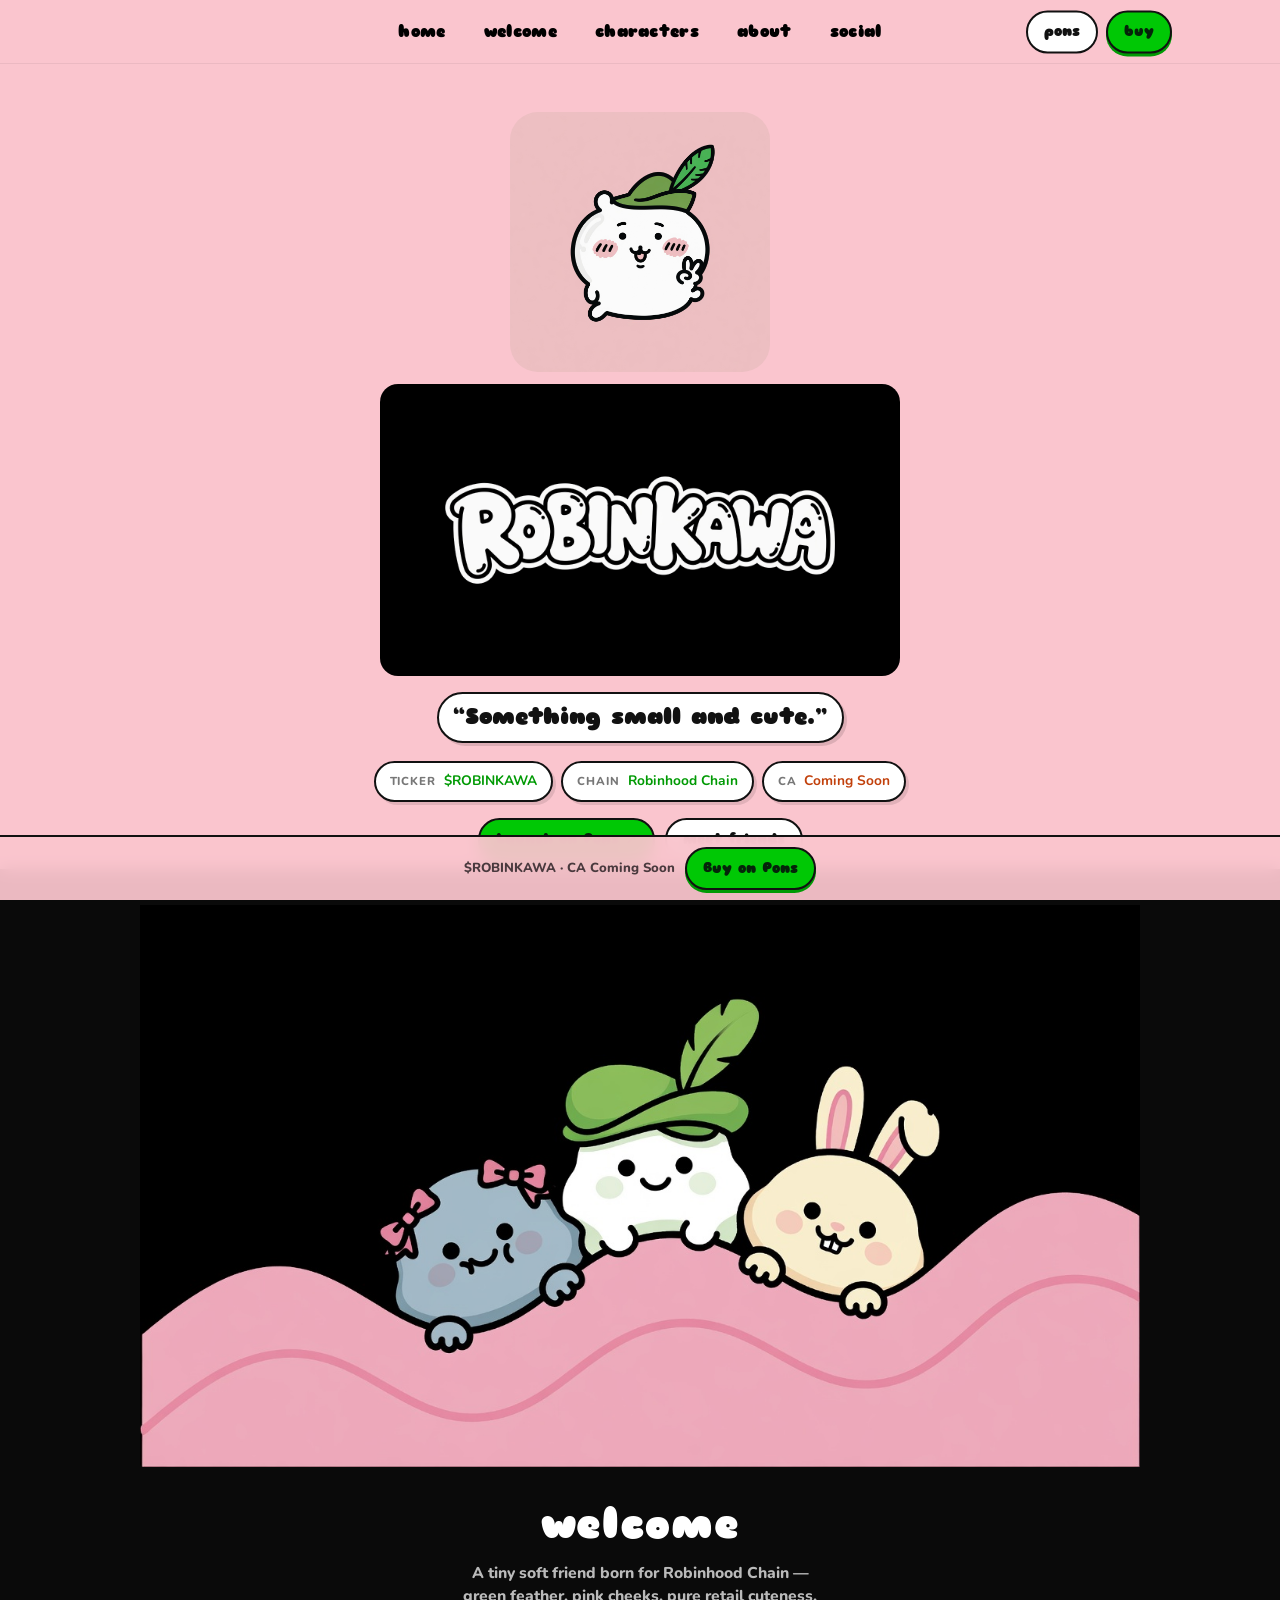
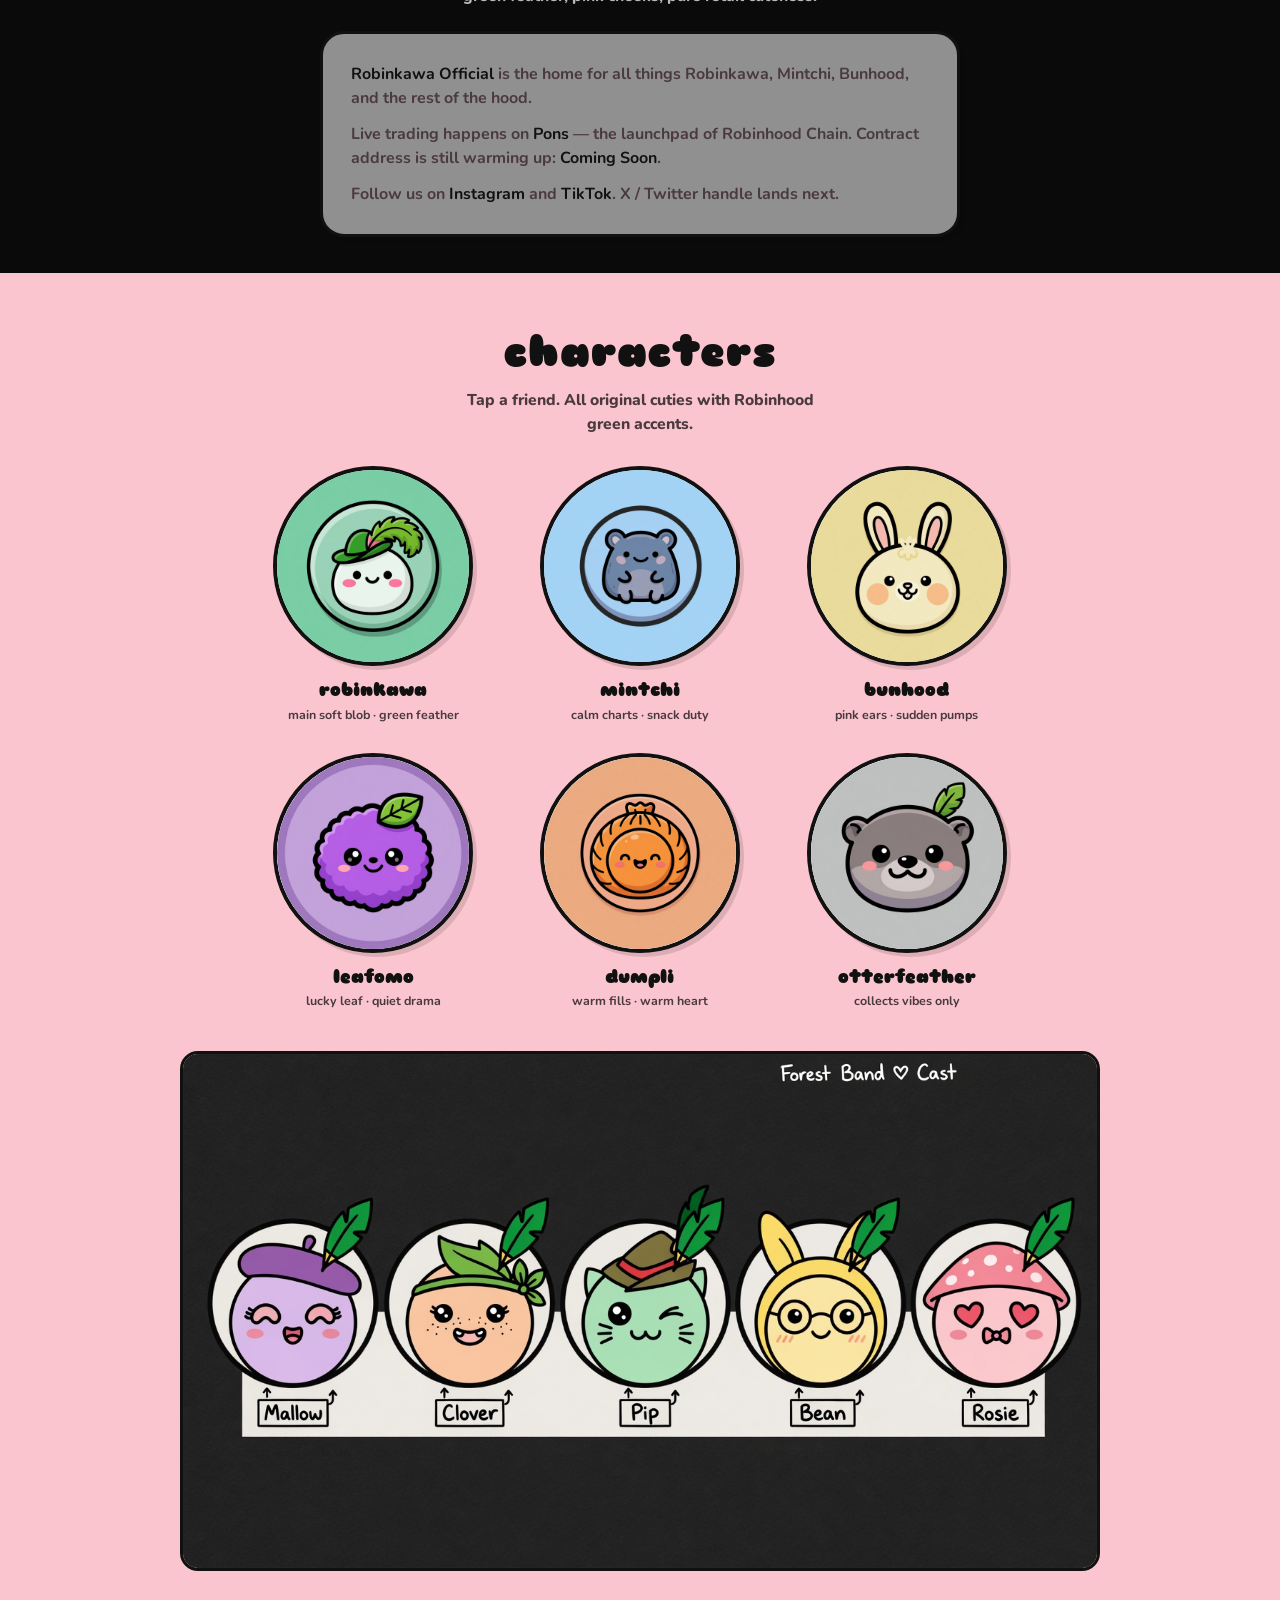
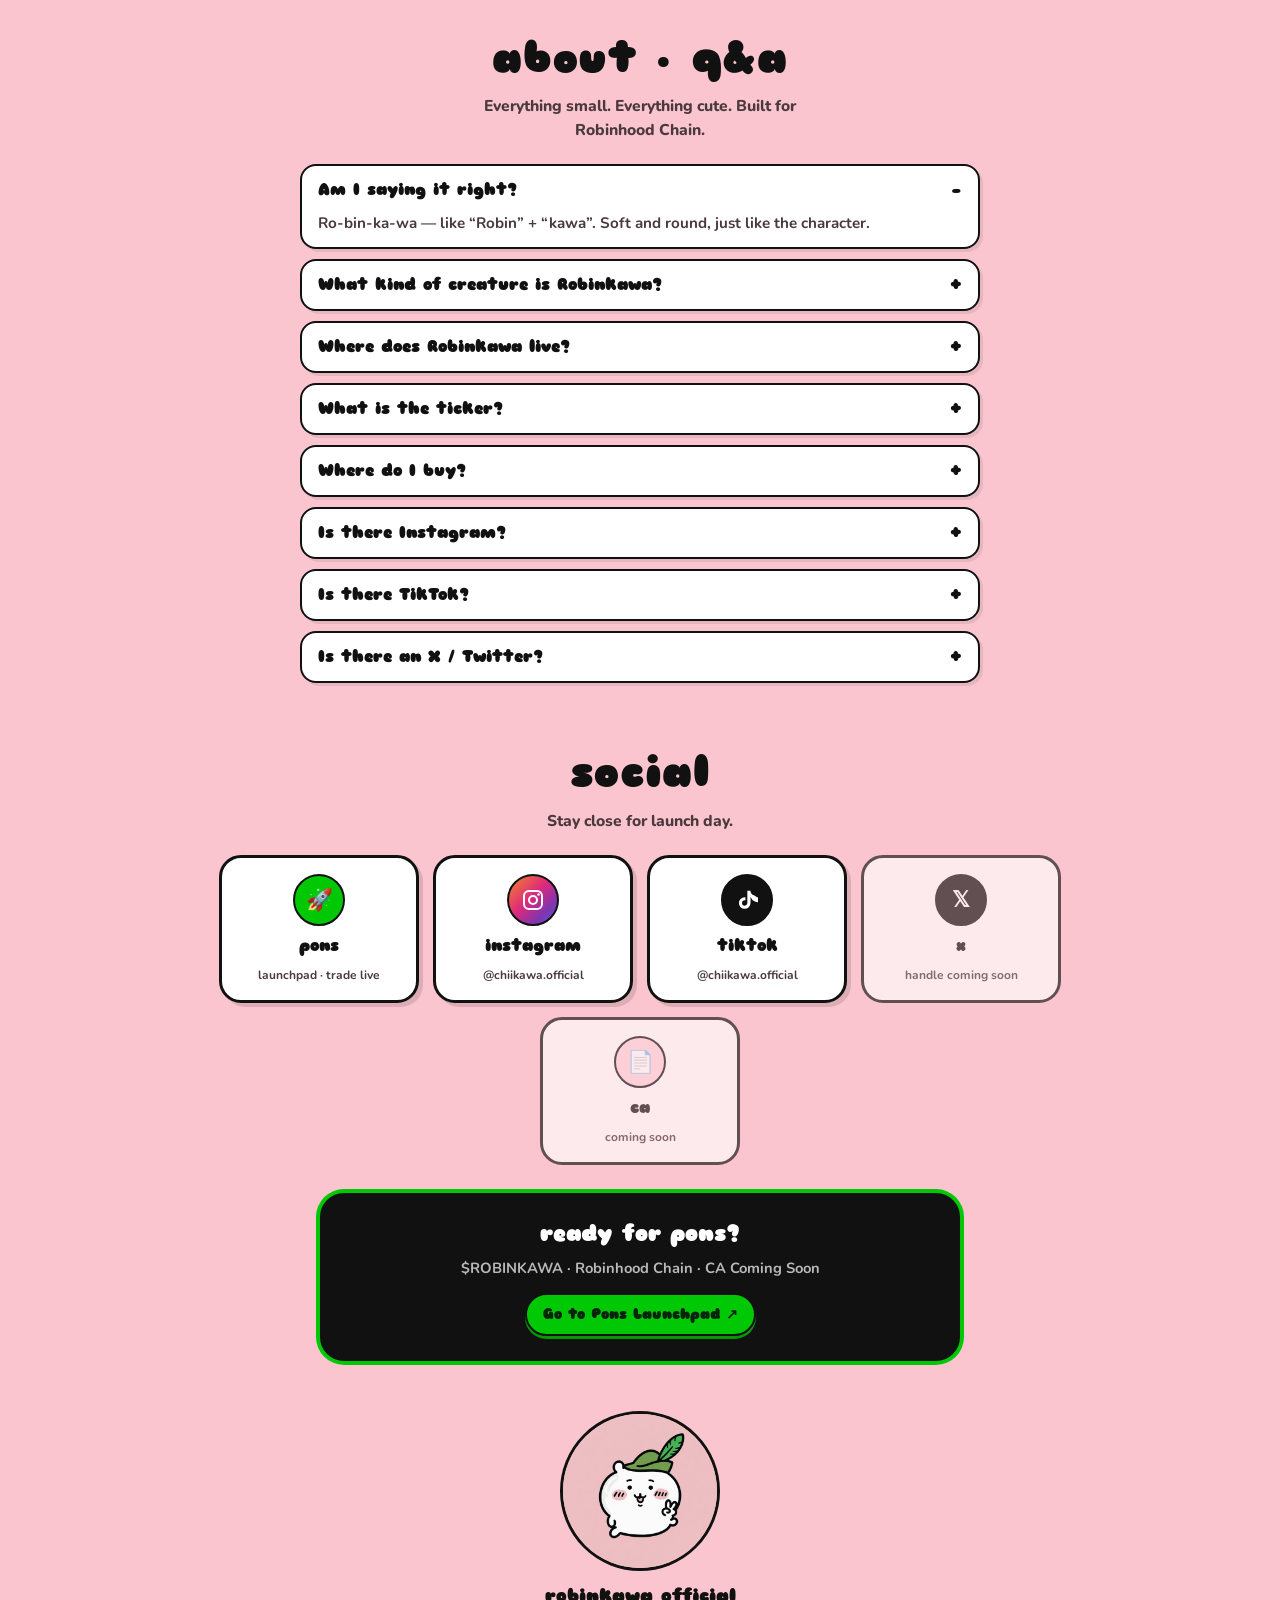
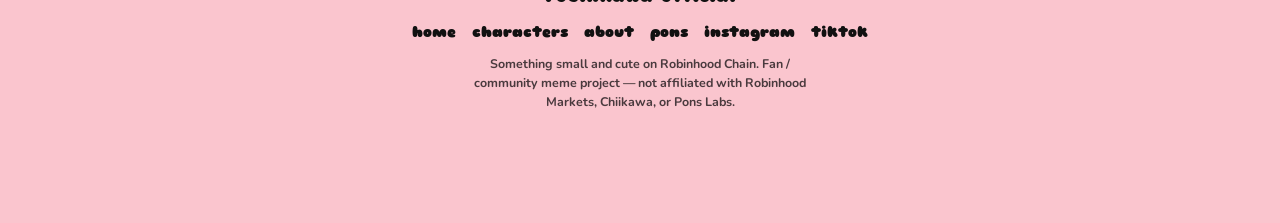
<file: index.html>
<!DOCTYPE html>
<html lang="en">
<head>
  <meta charset="UTF-8" />
  <meta name="viewport" content="width=device-width, initial-scale=1.0" />
  <title>robinkawa official</title>
  <meta name="description" content="Something small and cute. Robinkawa Official — authentic source for all things Robinkawa on Robinhood Chain. Launching on Pons." />
  <meta property="og:title" content="robinkawa official" />
  <meta property="og:description" content="Something small and cute. Robinkawa on Robinhood Chain." />
  <meta property="og:type" content="website" />
  <meta property="og:image" content="assets/v2/mascot.jpg" />
  <link rel="icon" href="assets/v2/mascot.jpg" />
  <link rel="preconnect" href="https://fonts.googleapis.com" />
  <link rel="preconnect" href="https://fonts.gstatic.com" crossorigin />
  <link href="https://fonts.googleapis.com/css2?family=Mochiy+Pop+One&family=Nunito:wght@600;700;800&family=Sniglet:wght@400;800&display=swap" rel="stylesheet" />
  <style>
    :root {
      --pink: #fac5ce;
      --pink-2: #f7b4c0;
      --pink-soft: #ffd6de;
      --ink: #111;
      --muted: #4a3a3e;
      --green: #00c805;
      --green-deep: #009a04;
      --line: #ebddec;
      --black: #0a0a0a;
      --header-h: 64px;
    }

    * { box-sizing: border-box; margin: 0; padding: 0; }
    html { scroll-behavior: smooth; }
    body {
      font-family: 'Nunito', system-ui, sans-serif;
      background: var(--pink);
      color: var(--ink);
      line-height: 1.5;
      overflow-x: hidden;
    }
    img { max-width: 100%; display: block; user-select: none; }
    a { color: inherit; text-decoration: none; }
    button { font: inherit; border: 0; background: none; cursor: pointer; }

    /* ========== HEADER (Chiikawa: centered lowercase nav) ========== */
    .site-header {
      position: sticky;
      top: 0;
      z-index: 100;
      height: var(--header-h);
      background: var(--pink);
      border-bottom: 1px solid rgba(0,0,0,.06);
    }
    .site-header-inner {
      max-width: 1100px;
      height: 100%;
      margin: 0 auto;
      padding: 0 18px;
      display: flex;
      align-items: center;
      justify-content: center;
      position: relative;
    }
    .nav-main {
      display: flex;
      align-items: center;
      gap: clamp(14px, 3vw, 34px);
      flex-wrap: wrap;
      justify-content: center;
    }
    .nav-main a {
      font-family: 'Sniglet', 'Mochiy Pop One', system-ui, sans-serif;
      font-weight: 800;
      font-size: clamp(.85rem, 1.6vw, 1rem);
      text-transform: lowercase;
      letter-spacing: .02em;
      color: #000;
      transition: color .15s ease;
      padding: 6px 2px;
    }
    .nav-main a:hover { color: #fff; }
    .header-cta {
      position: absolute;
      right: 18px;
      top: 50%;
      transform: translateY(-50%);
      display: flex;
      gap: 8px;
      align-items: center;
    }
    .btn {
      display: inline-flex;
      align-items: center;
      justify-content: center;
      gap: 6px;
      font-family: 'Sniglet', sans-serif;
      font-weight: 800;
      font-size: .88rem;
      padding: 9px 16px;
      border-radius: 999px;
      border: 2.5px solid #111;
      transition: transform .12s ease, background .12s ease;
      white-space: nowrap;
    }
    .btn:hover { transform: translateY(-1px); }
    .btn:active { transform: translateY(1px); }
    .btn-green {
      background: var(--green);
      color: #05240a;
      box-shadow: 0 3px 0 var(--green-deep);
    }
    .btn-white { background: #fff; color: #111; }
    .btn-black { background: #111; color: #fff; }
    .burger {
      display: none;
      position: absolute;
      left: 14px;
      top: 50%;
      transform: translateY(-50%);
      width: 42px;
      height: 38px;
      border: 2px solid #111;
      border-radius: 10px;
      background: #fff;
    }
    .burger i {
      display: block;
      width: 18px;
      height: 2.5px;
      background: #111;
      margin: 4px auto;
      border-radius: 2px;
    }

    /* Mobile drawer */
    .drawer {
      display: none;
      background: rgba(255,255,255,.72);
      border-bottom: 2px solid var(--line);
      padding: 10px 16px 14px;
    }
    .drawer.open { display: grid; gap: 6px; }
    .drawer a {
      font-family: 'Sniglet', sans-serif;
      font-weight: 800;
      text-transform: lowercase;
      padding: 12px 14px;
      background: #fff;
      border-radius: 12px;
      border: 2px solid rgba(0,0,0,.08);
    }

    /* ========== SECTIONS ========== */
    section { scroll-margin-top: calc(var(--header-h) + 8px); }
    .band-pink {
      background: var(--pink);
      padding: clamp(18px, 4vw, 40px) 16px;
    }
    .band-black {
      background: var(--black);
      color: #fff;
      padding: clamp(18px, 4vw, 36px) 16px;
    }
    .inner {
      max-width: 920px;
      margin: 0 auto;
    }
    .inner-wide {
      max-width: 1080px;
      margin: 0 auto;
    }
    .center { text-align: center; }

    /* Hero */
    .hero {
      padding: clamp(20px, 5vw, 48px) 16px 8px;
    }
    .hero-logo-wrap {
      display: flex;
      flex-direction: column;
      align-items: center;
      gap: 6px;
    }
    .hero-mascot {
      width: min(260px, 58vw);
      border-radius: 28px;
      /* blends into pink page like original cutouts */
    }
    .hero-wordmark {
      width: min(520px, 88vw);
      margin: 6px auto 0;
      background: #000;
      border-radius: 18px;
      padding: 10px 18px;
    }
    .hero-wordmark img {
      width: 100%;
      height: auto;
    }
    .tagline {
      margin-top: 16px;
      font-family: 'Sniglet', sans-serif;
      font-weight: 800;
      font-size: clamp(1.05rem, 2.8vw, 1.45rem);
      color: #111;
    }
    .tagline em {
      font-style: normal;
      background: #fff;
      border: 2.5px solid #111;
      border-radius: 999px;
      padding: 6px 14px;
      display: inline-block;
      box-shadow: 3px 3px 0 rgba(0,0,0,.12);
    }

    /* Meta strip — crypto info without breaking cute vibe */
    .meta-strip {
      display: flex;
      flex-wrap: wrap;
      gap: 8px;
      justify-content: center;
      margin: 18px auto 8px;
      max-width: 720px;
    }
    .chip {
      display: inline-flex;
      align-items: center;
      gap: 8px;
      background: #fff;
      border: 2.5px solid #111;
      border-radius: 999px;
      padding: 8px 14px;
      font-weight: 800;
      font-size: .86rem;
      box-shadow: 3px 3px 0 rgba(0,0,0,.1);
    }
    .chip b { color: var(--green-deep); }
    .chip .k {
      font-size: .72rem;
      letter-spacing: .08em;
      text-transform: uppercase;
      color: #777;
    }
    .chip.ca b { color: #c2410c; }

    .hero-actions {
      display: flex;
      flex-wrap: wrap;
      gap: 10px;
      justify-content: center;
      margin-top: 16px;
    }

    /* Full-bleed art blocks */
    .art-block {
      display: flex;
      justify-content: center;
      padding: 0;
    }
    .art-block img {
      width: min(920px, 100%);
      height: auto;
    }
    .art-block.full img {
      width: 100%;
      max-width: 1100px;
    }

    /* Black band with trio */
    .band-black .art-block img {
      width: min(1000px, 100%);
    }

    /* Section titles (hand-drawn feel) */
    .sec-title {
      font-family: 'Sniglet', 'Mochiy Pop One', sans-serif;
      font-weight: 800;
      font-size: clamp(1.7rem, 5vw, 2.6rem);
      text-align: center;
      text-transform: lowercase;
      letter-spacing: .02em;
      margin: 8px 0 6px;
    }
    .sec-sub {
      text-align: center;
      font-weight: 800;
      color: var(--muted);
      max-width: 42ch;
      margin: 0 auto 22px;
      font-size: .98rem;
    }
    .band-black .sec-sub { color: rgba(255,255,255,.72); }

    /* Character gallery — 3×2 circle buttons like original */
    .char-gallery {
      display: grid;
      grid-template-columns: repeat(3, minmax(0, 1fr));
      gap: clamp(14px, 3vw, 28px);
      max-width: 780px;
      margin: 0 auto;
      padding: 8px 4px 12px;
    }
    .char-item {
      text-align: center;
      transition: transform .15s ease;
    }
    .char-item:hover { transform: translateY(-5px) scale(1.03); }
    .char-item a { display: block; }
    .char-bubble {
      width: min(100%, 200px);
      aspect-ratio: 1;
      margin: 0 auto;
      border-radius: 50%;
      overflow: hidden;
      border: 4px solid #111;
      background: #fff;
      box-shadow: 4px 4px 0 rgba(0,0,0,.12);
    }
    .char-bubble img {
      width: 100%;
      height: 100%;
      object-fit: cover;
    }
    .char-item h3 {
      margin-top: 10px;
      font-family: 'Sniglet', sans-serif;
      font-weight: 800;
      font-size: clamp(.95rem, 2.2vw, 1.15rem);
      text-transform: lowercase;
    }
    .char-item p {
      font-size: .78rem;
      font-weight: 700;
      color: var(--muted);
      margin-top: 2px;
      padding: 0 4px;
    }

    /* Welcome / about copy */
    .copy-card {
      max-width: 640px;
      margin: 0 auto;
      background: rgba(255,255,255,.55);
      border: 3px solid #111;
      border-radius: 24px;
      padding: clamp(18px, 3vw, 28px);
      box-shadow: 5px 5px 0 rgba(0,0,0,.1);
    }
    .copy-card p {
      font-weight: 700;
      color: var(--muted);
      margin-bottom: 12px;
    }
    .copy-card p:last-child { margin-bottom: 0; }
    .copy-card strong { color: #111; }

    /* Q&A accordion */
    .qa {
      max-width: 680px;
      margin: 0 auto;
      display: grid;
      gap: 10px;
    }
    .qa details {
      background: #fff;
      border: 2.5px solid #111;
      border-radius: 16px;
      padding: 12px 16px;
      box-shadow: 3px 3px 0 rgba(0,0,0,.08);
    }
    .qa summary {
      font-family: 'Sniglet', sans-serif;
      font-weight: 800;
      cursor: pointer;
      list-style: none;
      display: flex;
      justify-content: space-between;
      gap: 10px;
      align-items: center;
    }
    .qa summary::-webkit-details-marker { display: none; }
    .qa summary::after {
      content: "+";
      font-size: 1.2rem;
      line-height: 1;
    }
    .qa details[open] summary::after { content: "–"; }
    .qa details p {
      margin-top: 10px;
      font-weight: 700;
      color: var(--muted);
      font-size: .95rem;
    }
    .qa a { color: var(--green-deep); text-decoration: underline; }

    /* Social row */
    .social-row {
      display: flex;
      flex-wrap: wrap;
      gap: 14px;
      justify-content: center;
      margin-top: 8px;
    }
    .social-btn {
      width: min(200px, 42vw);
      min-height: 120px;
      border: 3px solid #111;
      border-radius: 22px;
      background: #fff;
      display: flex;
      flex-direction: column;
      align-items: center;
      justify-content: center;
      gap: 8px;
      font-family: 'Sniglet', sans-serif;
      font-weight: 800;
      box-shadow: 4px 4px 0 rgba(0,0,0,.12);
      transition: transform .12s ease;
      padding: 16px 12px;
    }
    .social-btn:hover { transform: translateY(-4px); }
    .social-btn .ico {
      width: 52px;
      height: 52px;
      border-radius: 50%;
      border: 2.5px solid #111;
      display: grid;
      place-items: center;
      font-size: 1.35rem;
      background: var(--pink-soft);
    }
    .social-btn.pons .ico { background: var(--green); }
    .social-btn.ig .ico {
      background: linear-gradient(135deg, #f58529 0%, #dd2a7b 45%, #8134af 75%, #515bd4 100%);
      color: #fff;
      border-color: #111;
    }
    .social-btn.tiktok .ico {
      background: #111;
      color: #fff;
    }
    .social-btn.x .ico { background: #111; color: #fff; }
    .social-btn.disabled {
      opacity: .65;
      pointer-events: none;
      box-shadow: none;
    }
    .social-btn small {
      font-family: 'Nunito', sans-serif;
      font-size: .75rem;
      color: var(--muted);
      font-weight: 700;
    }

    /* Launch CTA band */
    .launch-cta {
      margin: 28px auto 0;
      max-width: 640px;
      background: #111;
      color: #fff;
      border-radius: 24px;
      padding: 22px 18px;
      text-align: center;
      border: 3px solid #111;
      box-shadow: 0 0 0 4px var(--green);
    }
    .launch-cta h3 {
      font-family: 'Sniglet', sans-serif;
      font-size: 1.35rem;
      margin-bottom: 6px;
    }
    .launch-cta p {
      color: rgba(255,255,255,.7);
      font-weight: 700;
      margin-bottom: 14px;
      font-size: .92rem;
    }

    /* Footer */
    .site-footer {
      background: var(--pink);
      padding: 10px 16px 40px;
      text-align: center;
    }
    .site-footer .foot-mascot {
      width: min(160px, 40vw);
      margin: 0 auto 12px;
      border-radius: 50%;
      border: 3px solid #111;
      background: #fff;
    }
    .site-footer .foot-brand {
      font-family: 'Sniglet', sans-serif;
      font-weight: 800;
      font-size: 1.1rem;
      text-transform: lowercase;
    }
    .site-footer .foot-links {
      display: flex;
      flex-wrap: wrap;
      gap: 8px 16px;
      justify-content: center;
      margin: 12px 0;
      font-family: 'Sniglet', sans-serif;
      font-weight: 800;
      text-transform: lowercase;
      font-size: .92rem;
    }
    .site-footer .foot-links a:hover { color: #fff; }
    .site-footer .fine {
      max-width: 48ch;
      margin: 0 auto;
      font-size: .78rem;
      font-weight: 700;
      color: var(--muted);
    }

    /* Sticky bottom buy bar (mobile-friendly) */
    .buybar {
      position: fixed;
      left: 0; right: 0; bottom: 0;
      z-index: 90;
      background: rgba(250, 197, 206, .94);
      backdrop-filter: blur(8px);
      border-top: 2.5px solid #111;
      padding: 10px 14px calc(10px + env(safe-area-inset-bottom));
      display: flex;
      gap: 10px;
      justify-content: center;
      align-items: center;
      flex-wrap: wrap;
    }
    .buybar .hint {
      font-weight: 800;
      font-size: .82rem;
      color: var(--muted);
    }
    body { padding-bottom: 72px; }

    @media (max-width: 820px) {
      .nav-main { display: none; }
      .burger { display: block; }
      .header-cta .btn-white { display: none; }
      .header-cta { right: 12px; }
      .char-gallery { grid-template-columns: repeat(2, 1fr); }
    }
    @media (max-width: 420px) {
      .char-gallery { gap: 12px; }
      .char-item p { display: none; }
    }
  </style>
</head>
<body>
  <!-- HEADER -->
  <header class="site-header">
    <div class="site-header-inner">
      <button class="burger" id="burger" type="button" aria-label="Menu"><i></i><i></i><i></i></button>
      <nav class="nav-main" aria-label="Primary">
        <a href="#home">home</a>
        <a href="#welcome">welcome</a>
        <a href="#characters">characters</a>
        <a href="#about">about</a>
        <a href="#social">social</a>
      </nav>
      <div class="header-cta">
        <a class="btn btn-white" href="https://www.ponsfamily.com/launchpad" target="_blank" rel="noopener">pons</a>
        <a class="btn btn-green" href="https://www.ponsfamily.com/launchpad" target="_blank" rel="noopener">buy</a>
      </div>
    </div>
    <div class="drawer" id="drawer">
      <a href="#home">home</a>
      <a href="#welcome">welcome</a>
      <a href="#characters">characters</a>
      <a href="#about">about</a>
      <a href="#social">social</a>
      <a href="https://www.instagram.com/chiikawa.official" target="_blank" rel="noopener">instagram</a>
      <a href="https://www.tiktok.com/@chiikawa.official" target="_blank" rel="noopener">tiktok</a>
      <a href="https://www.ponsfamily.com/launchpad" target="_blank" rel="noopener">buy on pons</a>
    </div>
  </header>

  <!-- HOME / HERO -->
  <section class="band-pink hero" id="home">
    <div class="inner center">
      <div class="hero-logo-wrap">
        <img class="hero-mascot" src="assets/v2/mascot.jpg" alt="Robinkawa" width="260" height="260" />
        <div class="hero-wordmark">
          <img src="assets/v2/wordmark.jpg" alt="ROBINKAWA" />
        </div>
      </div>
      <p class="tagline"><em>“Something small and cute.”</em></p>

      <div class="meta-strip">
        <span class="chip"><span class="k">ticker</span> <b>$ROBINKAWA</b></span>
        <span class="chip"><span class="k">chain</span> <b>Robinhood Chain</b></span>
        <span class="chip ca"><span class="k">ca</span> <b>Coming Soon</b></span>
      </div>

      <div class="hero-actions">
        <a class="btn btn-green" href="https://www.ponsfamily.com/launchpad" target="_blank" rel="noopener">Launch on Pons ↗</a>
        <a class="btn btn-white" href="#characters">meet friends</a>
      </div>
    </div>
  </section>

  <!-- TRIO WAVE (black band like original) -->
  <section class="band-black" id="welcome" aria-label="Welcome">
    <div class="art-block full">
      <img src="assets/v2/trio-wave.jpg" alt="Robinkawa friends peaking over the hill" />
    </div>
    <div class="inner center" style="padding-top: 18px;">
      <h2 class="sec-title" style="color:#fff;">welcome</h2>
      <p class="sec-sub">A tiny soft friend born for Robinhood Chain — green feather, pink cheeks, pure retail cuteness.</p>
      <div class="copy-card" style="text-align:left;">
        <p><strong>Robinkawa Official</strong> is the home for all things Robinkawa, Mintchi, Bunhood, and the rest of the hood.</p>
        <p>Live trading happens on <strong>Pons</strong> — the launchpad of Robinhood Chain. Contract address is still warming up: <strong>Coming Soon</strong>.</p>
        <p>Follow us on <a href="https://www.instagram.com/chiikawa.official" target="_blank" rel="noopener"><strong>Instagram</strong></a> and <a href="https://www.tiktok.com/@chiikawa.official" target="_blank" rel="noopener"><strong>TikTok</strong></a>. X / Twitter handle lands next.</p>
      </div>
    </div>
  </section>

  <!-- MEET / CAST -->
  <section class="band-pink" id="characters">
    <div class="inner-wide">
      <h2 class="sec-title">characters</h2>
      <p class="sec-sub">Tap a friend. All original cuties with Robinhood green accents.</p>

      <div class="char-gallery">
        <article class="char-item">
          <a href="#about">
            <div class="char-bubble"><img src="assets/v2/chars/robinkawa.jpg" alt="Robinkawa" /></div>
            <h3>robinkawa</h3>
            <p>main soft blob · green feather</p>
          </a>
        </article>
        <article class="char-item">
          <a href="#about">
            <div class="char-bubble"><img src="assets/v2/chars/mintchi.jpg" alt="Mintchi" /></div>
            <h3>mintchi</h3>
            <p>calm charts · snack duty</p>
          </a>
        </article>
        <article class="char-item">
          <a href="#about">
            <div class="char-bubble"><img src="assets/v2/chars/bunhood.jpg" alt="Bunhood" /></div>
            <h3>bunhood</h3>
            <p>pink ears · sudden pumps</p>
          </a>
        </article>
        <article class="char-item">
          <a href="#about">
            <div class="char-bubble"><img src="assets/v2/chars/leafomo.jpg" alt="Leafomo" /></div>
            <h3>leafomo</h3>
            <p>lucky leaf · quiet drama</p>
          </a>
        </article>
        <article class="char-item">
          <a href="#about">
            <div class="char-bubble"><img src="assets/v2/chars/dumpli.jpg" alt="Dumpli" /></div>
            <h3>dumpli</h3>
            <p>warm fills · warm heart</p>
          </a>
        </article>
        <article class="char-item">
          <a href="#about">
            <div class="char-bubble"><img src="assets/v2/chars/otterfeather.jpg" alt="Otterfeather" /></div>
            <h3>otterfeather</h3>
            <p>collects vibes only</p>
          </a>
        </article>
      </div>

      <!-- Cast guide art -->
      <div class="art-block" style="margin-top: 28px;">
        <img src="assets/v2/cast-guide.jpg" alt="Robinkawa cast guide" style="border-radius: 18px; border: 3px solid #111;" />
      </div>
    </div>
  </section>

  <!-- ABOUT / Q&A -->
  <section class="band-pink" id="about" style="padding-top: 8px;">
    <div class="inner">
      <h2 class="sec-title">about · q&amp;a</h2>
      <p class="sec-sub">Everything small. Everything cute. Built for Robinhood Chain.</p>
      <div class="qa">
        <details open>
          <summary>Am I saying it right?</summary>
          <p><strong>Ro-bin-ka-wa</strong> — like “Robin” + “kawa”. Soft and round, just like the character.</p>
        </details>
        <details>
          <summary>What kind of creature is Robinkawa?</summary>
          <p>Something small and cute — a soft little hooded friend of Robinhood Chain. Not quite animal, not quite dumpling. Pure kawaii.</p>
        </details>
        <details>
          <summary>Where does Robinkawa live?</summary>
          <p>On <strong>Robinhood Chain</strong>, launching through <strong>Pons</strong>.</p>
        </details>
        <details>
          <summary>What is the ticker?</summary>
          <p><strong>$ROBINKAWA</strong>. Contract address is <strong>Coming Soon</strong> and will be posted here the moment it is live.</p>
        </details>
        <details>
          <summary>Where do I buy?</summary>
          <p>On <a href="https://www.ponsfamily.com/launchpad" target="_blank" rel="noopener"><strong>Pons Launchpad</strong></a> — connect wallet and trade when $ROBINKAWA is live.</p>
        </details>
        <details>
          <summary>Is there Instagram?</summary>
          <p>Yes — <a href="https://www.instagram.com/chiikawa.official" target="_blank" rel="noopener"><strong>@chiikawa.official</strong></a>.</p>
        </details>
        <details>
          <summary>Is there TikTok?</summary>
          <p>Yes — <a href="https://www.tiktok.com/@chiikawa.official" target="_blank" rel="noopener"><strong>@chiikawa.official</strong></a>.</p>
        </details>
        <details>
          <summary>Is there an X / Twitter?</summary>
          <p>Coming soon — send the handle and we wire it into the social bar.</p>
        </details>
      </div>
    </div>
  </section>

  <!-- SOCIAL -->
  <section class="band-pink" id="social" style="padding-top: 10px;">
    <div class="inner center">
      <h2 class="sec-title">social</h2>
      <p class="sec-sub">Stay close for launch day.</p>
      <div class="social-row">
        <a class="social-btn pons" href="https://www.ponsfamily.com/launchpad" target="_blank" rel="noopener">
          <span class="ico">🚀</span>
          pons
          <small>launchpad · trade live</small>
        </a>
        <a class="social-btn ig" href="https://www.instagram.com/chiikawa.official" target="_blank" rel="noopener">
          <span class="ico" aria-hidden="true">
            <svg width="24" height="24" viewBox="0 0 24 24" fill="none" xmlns="http://www.w3.org/2000/svg">
              <rect x="3" y="3" width="18" height="18" rx="5" stroke="white" stroke-width="2"/>
              <circle cx="12" cy="12" r="4" stroke="white" stroke-width="2"/>
              <circle cx="17.5" cy="6.5" r="1.2" fill="white"/>
            </svg>
          </span>
          instagram
          <small>@chiikawa.official</small>
        </a>
        <a class="social-btn tiktok" href="https://www.tiktok.com/@chiikawa.official" target="_blank" rel="noopener">
          <span class="ico" aria-hidden="true">
            <svg width="22" height="22" viewBox="0 0 24 24" fill="white" xmlns="http://www.w3.org/2000/svg">
              <path d="M19.59 6.69a4.83 4.83 0 0 1-3.77-4.25V2h-3.45v13.67a2.89 2.89 0 0 1-2.88 2.5 2.89 2.89 0 0 1-2.89-2.89 2.89 2.89 0 0 1 2.89-2.89c.28 0 .54.04.79.1v-3.5a6.37 6.37 0 0 0-.79-.05A6.34 6.34 0 0 0 3.15 15.3a6.34 6.34 0 0 0 6.34 6.34 6.34 6.34 0 0 0 6.34-6.34V8.73a8.19 8.19 0 0 0 4.77 4.79 8.18 8.18 0 0 0 3.66.87V9.4a4.85 4.85 0 0 1-1.67-.71z"/>
            </svg>
          </span>
          tiktok
          <small>@chiikawa.official</small>
        </a>
        <div class="social-btn x disabled" title="Waiting for X handle">
          <span class="ico">𝕏</span>
          x
          <small>handle coming soon</small>
        </div>
        <div class="social-btn disabled">
          <span class="ico">📄</span>
          ca
          <small>coming soon</small>
        </div>
      </div>

      <div class="launch-cta">
        <h3>ready for pons?</h3>
        <p>$ROBINKAWA · Robinhood Chain · CA Coming Soon</p>
        <a class="btn btn-green" href="https://www.ponsfamily.com/launchpad" target="_blank" rel="noopener">Go to Pons Launchpad ↗</a>
      </div>
    </div>
  </section>

  <!-- FOOTER -->
  <footer class="site-footer">
    <img class="foot-mascot" src="assets/v2/mascot.jpg" alt="" />
    <div class="foot-brand">robinkawa official</div>
    <div class="foot-links">
      <a href="#home">home</a>
      <a href="#characters">characters</a>
      <a href="#about">about</a>
      <a href="https://www.ponsfamily.com/launchpad" target="_blank" rel="noopener">pons</a>
      <a href="https://www.instagram.com/chiikawa.official" target="_blank" rel="noopener">instagram</a>
      <a href="https://www.tiktok.com/@chiikawa.official" target="_blank" rel="noopener">tiktok</a>
    </div>
    <p class="fine">Something small and cute on Robinhood Chain. Fan / community meme project — not affiliated with Robinhood Markets, Chiikawa, or Pons Labs.</p>
  </footer>

  <!-- Sticky buy bar -->
  <div class="buybar">
    <span class="hint">$ROBINKAWA · CA Coming Soon</span>
    <a class="btn btn-green" href="https://www.ponsfamily.com/launchpad" target="_blank" rel="noopener">Buy on Pons</a>
  </div>

  <script>
    const burger = document.getElementById('burger');
    const drawer = document.getElementById('drawer');
    burger.addEventListener('click', () => drawer.classList.toggle('open'));
    drawer.querySelectorAll('a').forEach((a) => {
      a.addEventListener('click', () => drawer.classList.remove('open'));
    });
  </script>
</body>
</html>
</file>
